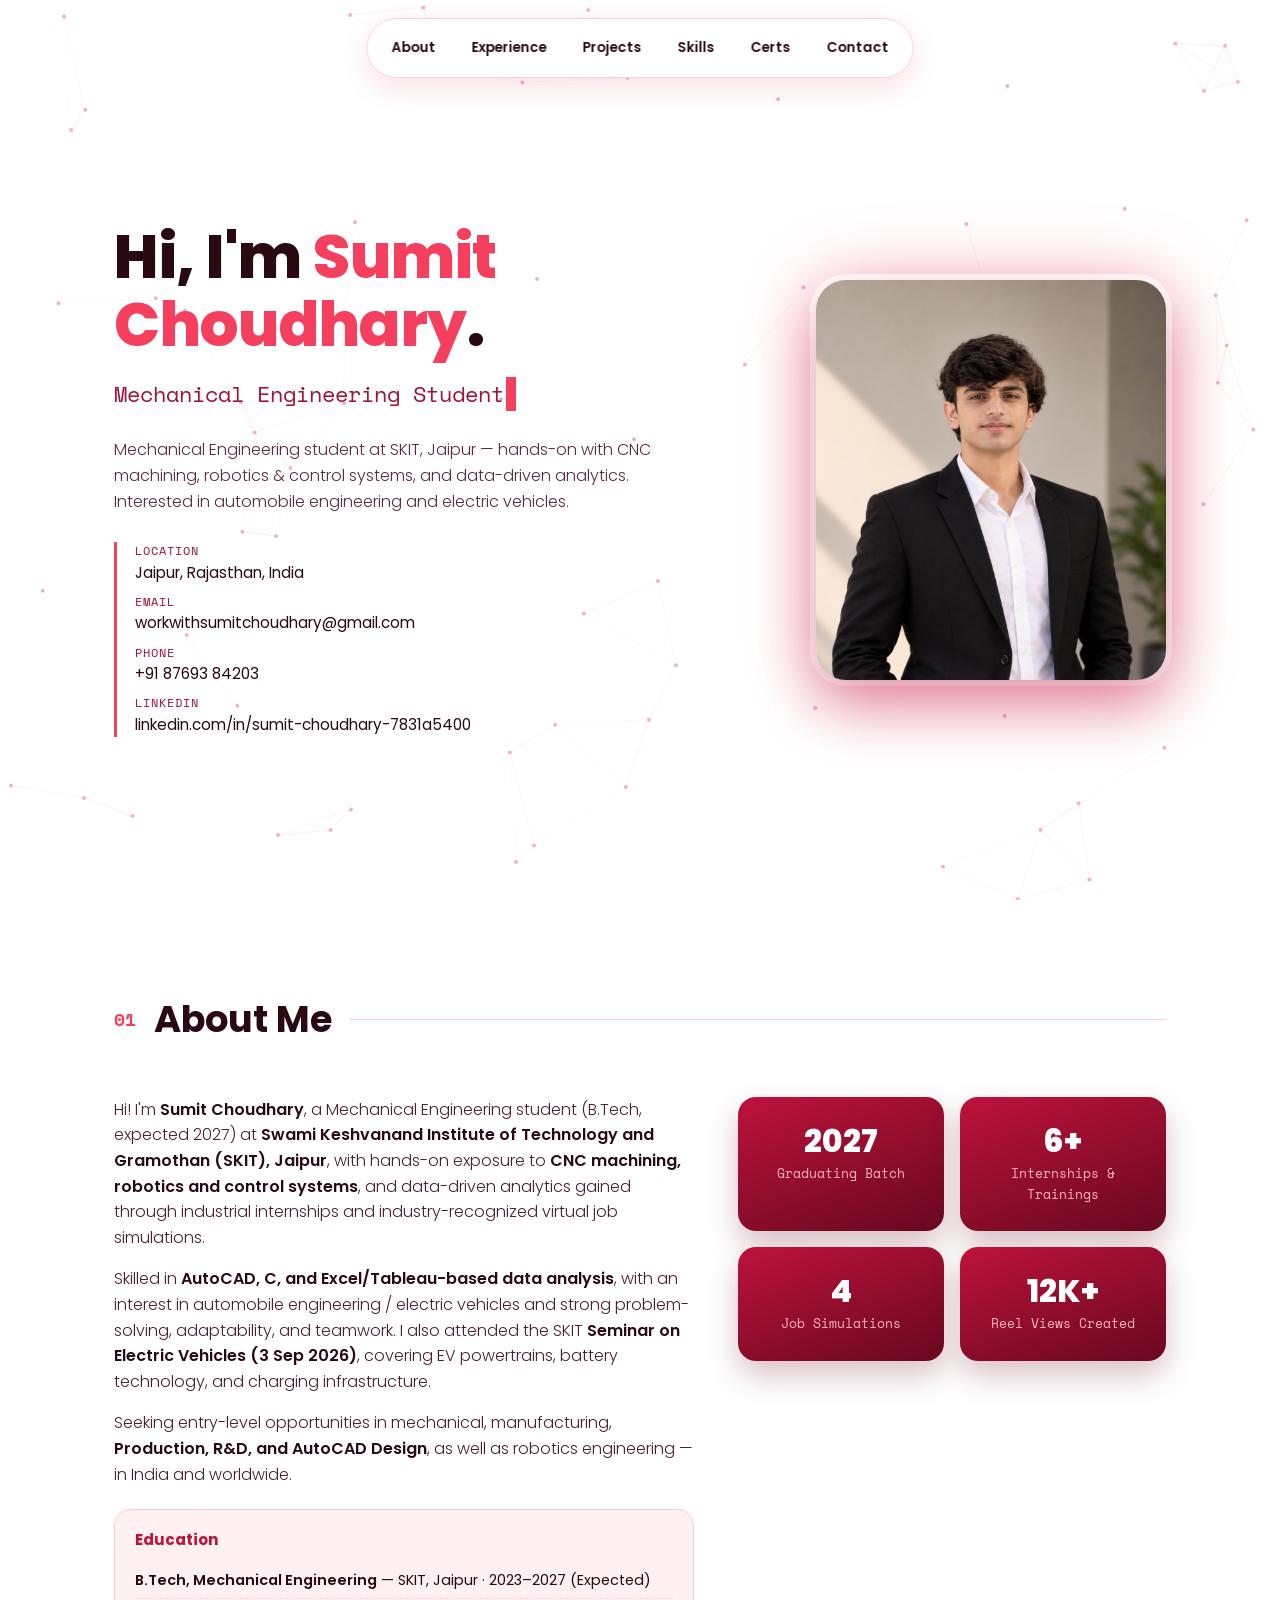
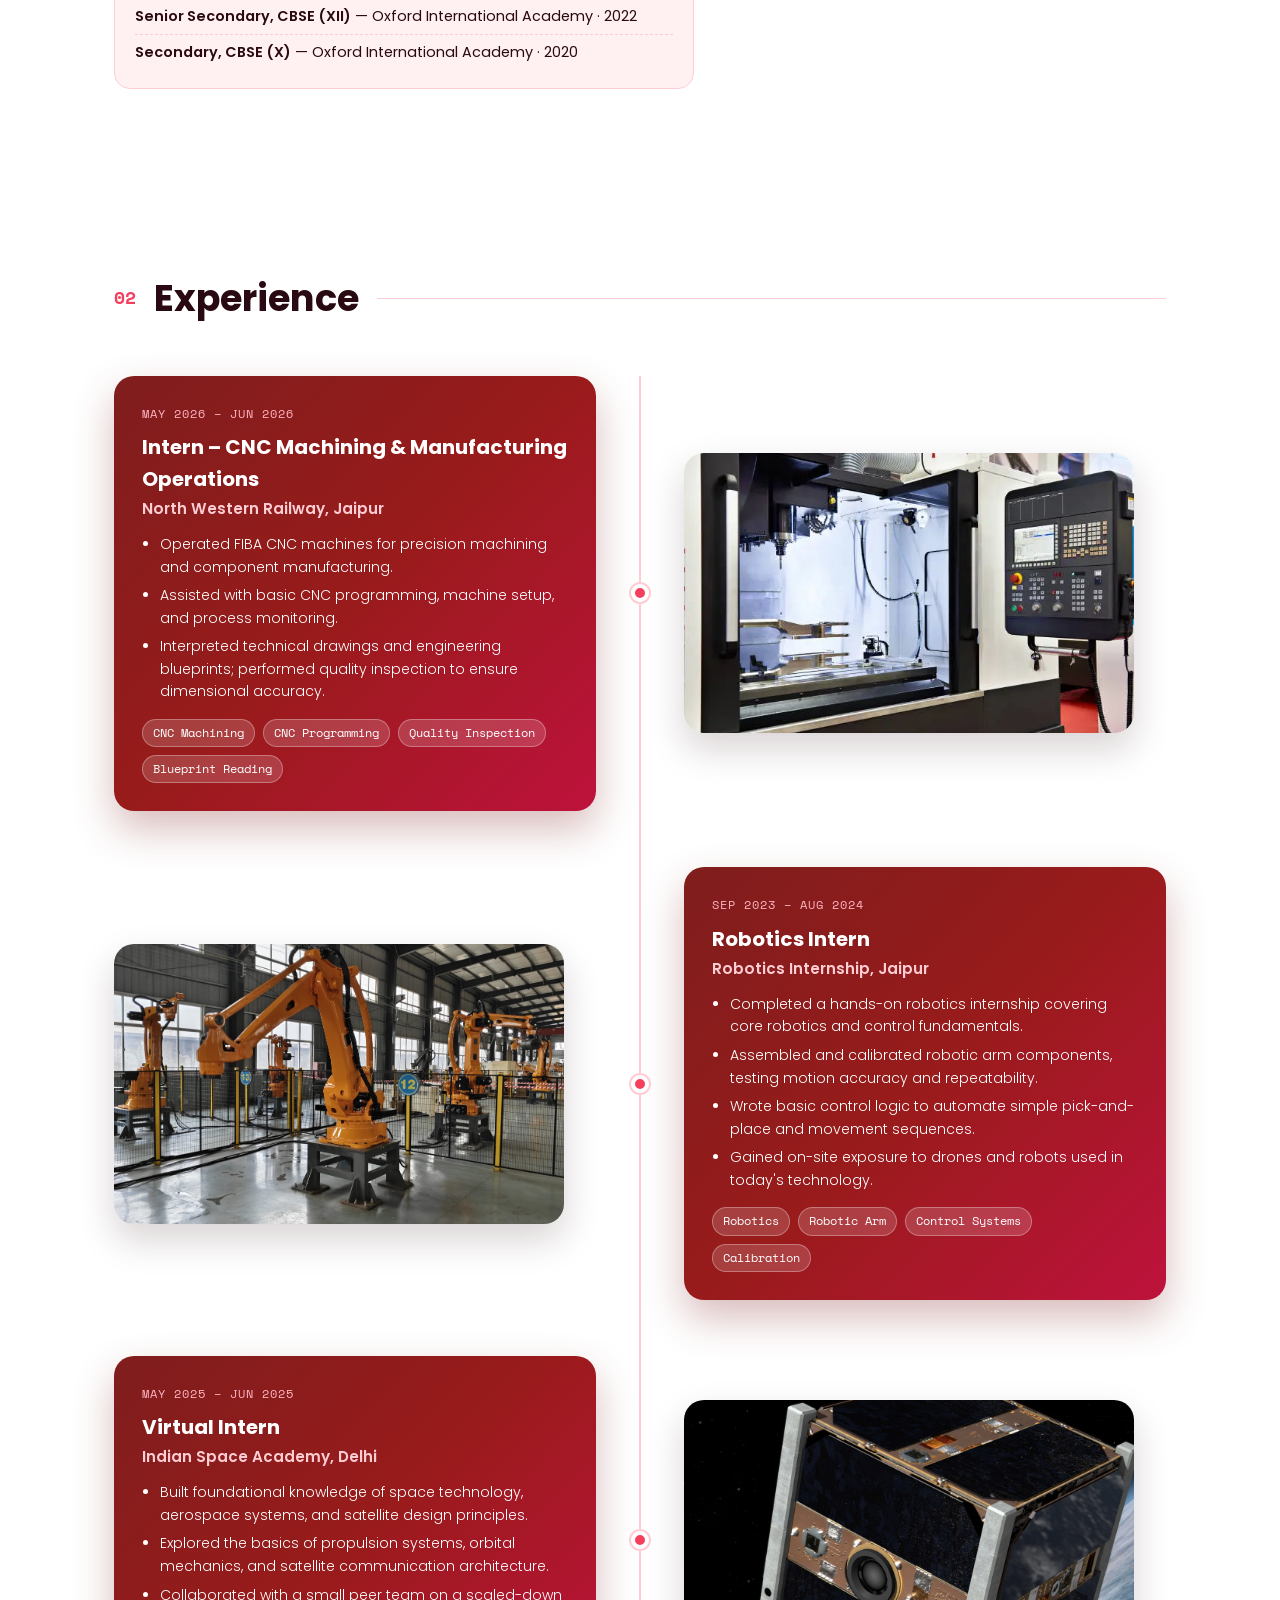
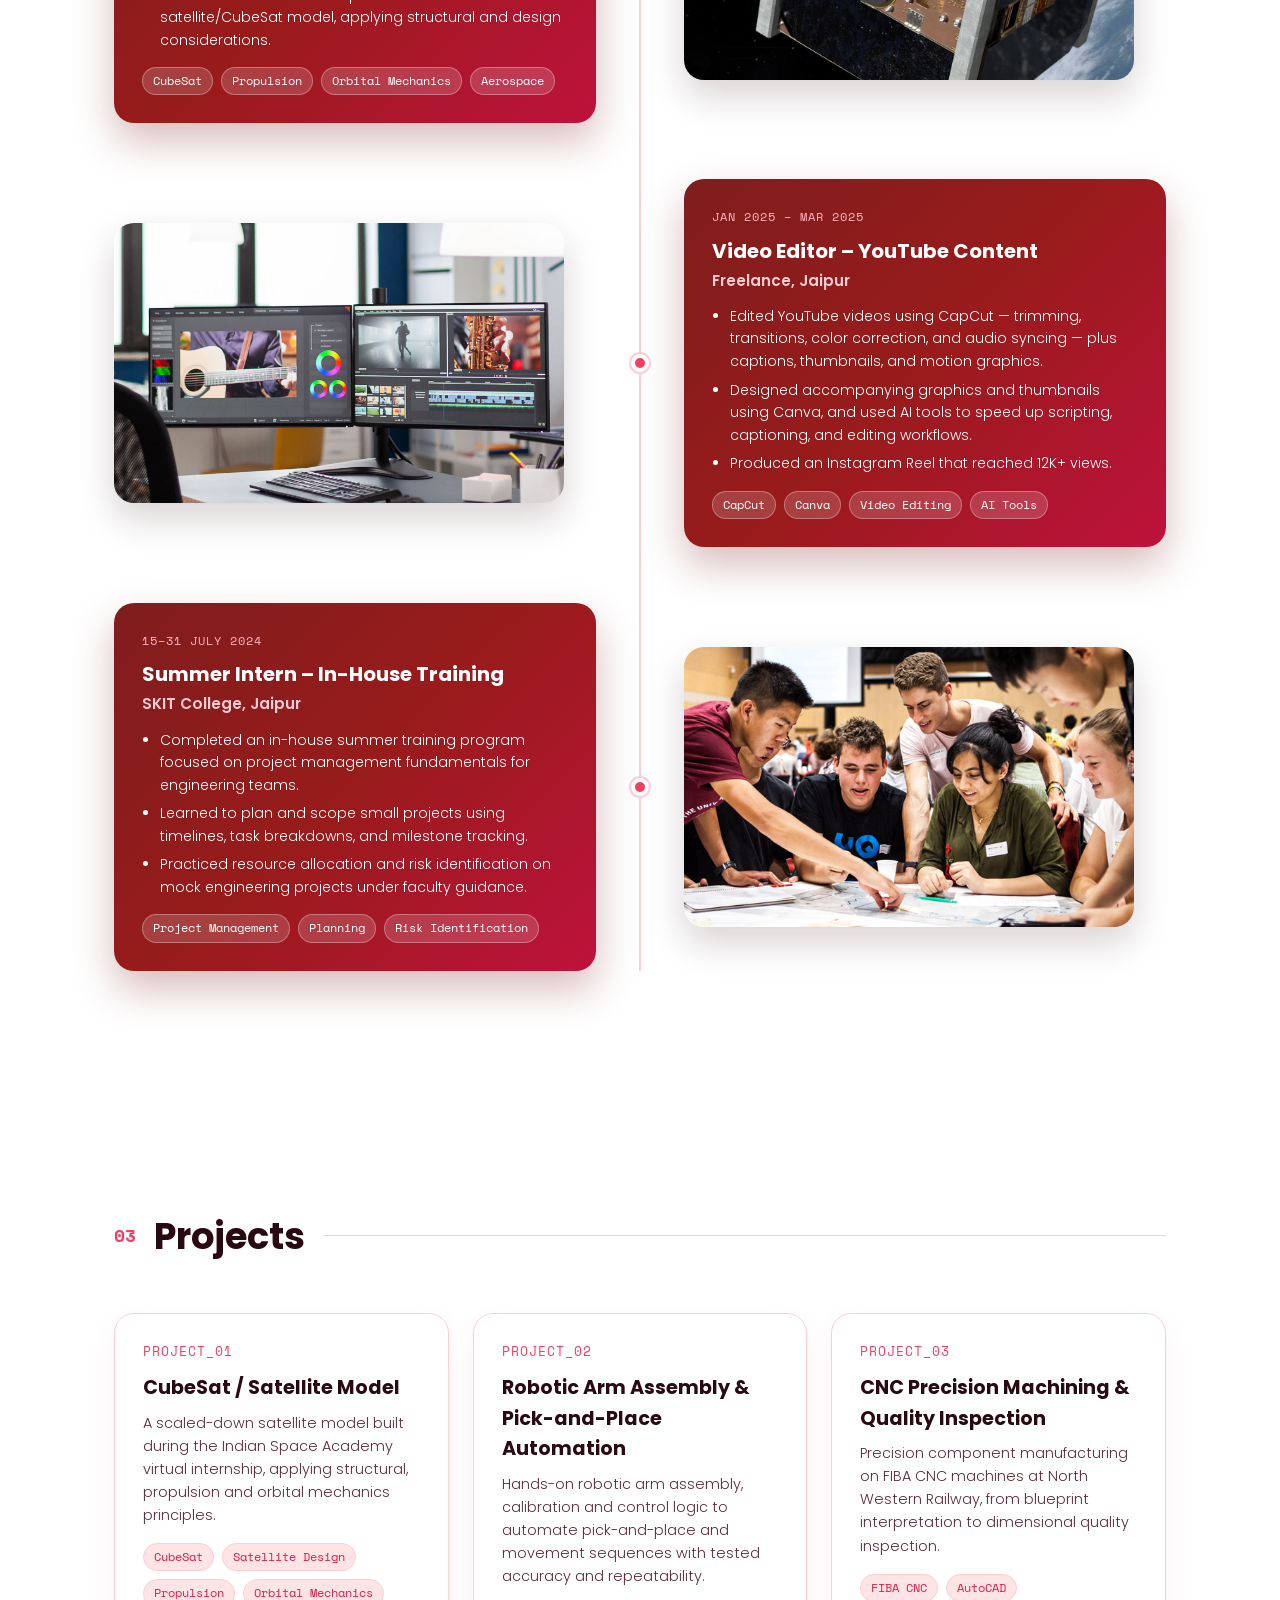
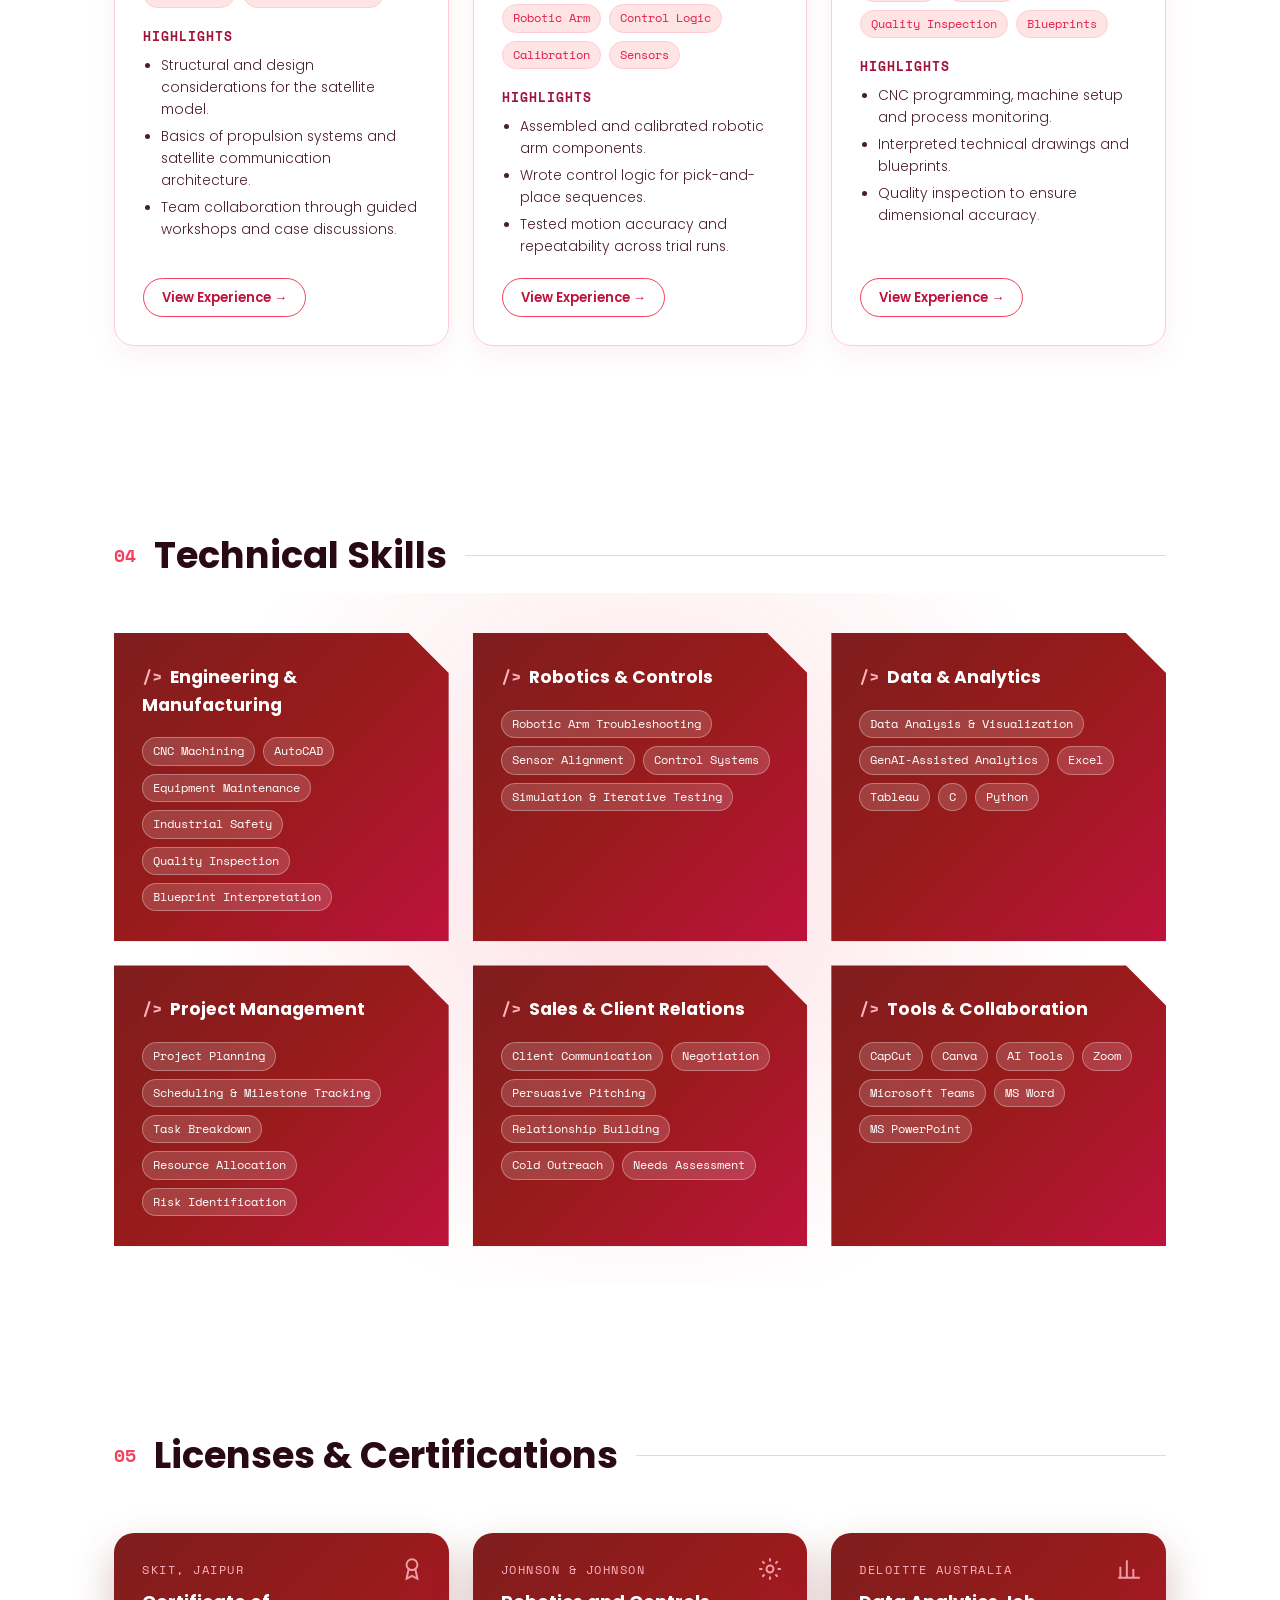
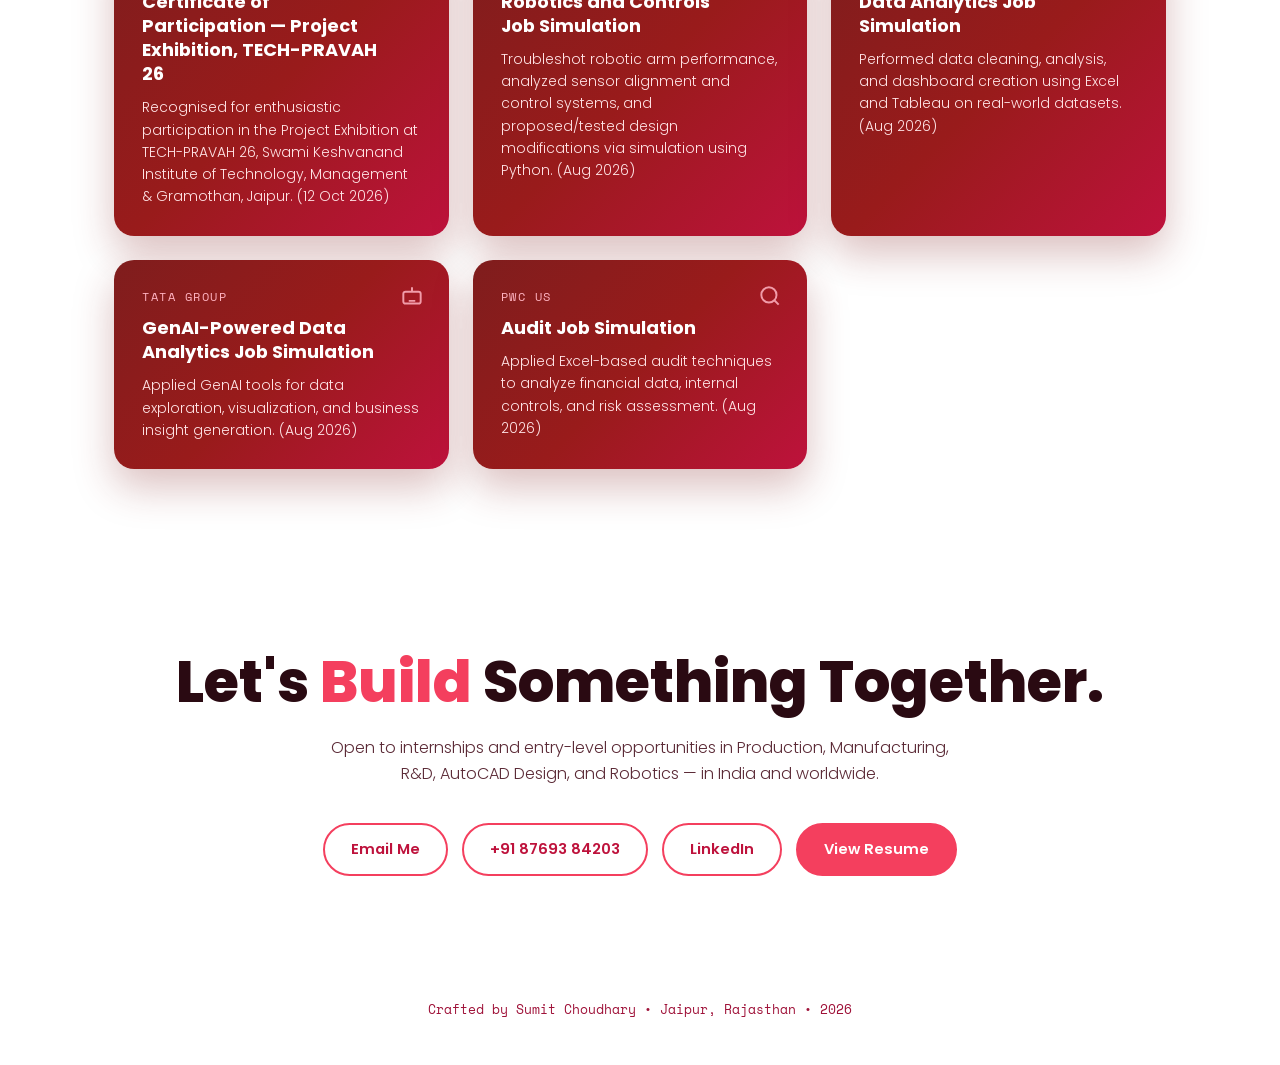
<file: index.html>
<!doctype html>
<html lang="en">
<head>
<meta charset="utf-8" />
<meta name="viewport" content="width=device-width, initial-scale=1, viewport-fit=cover" />
<meta name="color-scheme" content="light" />
<link rel="icon" href="data:," />
<title>Sumit Choudhary | Portfolio</title>
<link rel="preconnect" href="https://fonts.googleapis.com">
<link rel="preconnect" href="https://fonts.gstatic.com" crossorigin>
<link href="https://fonts.googleapis.com/css2?family=Poppins:wght@300;400;600;700;800&family=Space+Mono:wght@400;700&display=swap" rel="stylesheet">
<link rel="stylesheet" href="style.css">
</head>
<body>
<canvas id="particles" aria-hidden="true"></canvas>

<nav aria-label="Main">
  <a href="#about">About</a><a href="#experience">Experience</a><a href="#projects">Projects</a><a href="#skills">Skills</a><a href="#certs">Certs</a><a href="#contact">Contact</a>
</nav>

<header class="hero"><div class="wrap hero-flex">
  <div class="hero-text">
    <h1>Hi, I'm <span class="name">Sumit Choudhary</span>.</h1>
    <div class="typewriter"><span id="typed"></span><span class="cursor">|</span></div>
    <p class="hero-desc">Mechanical Engineering student at SKIT, Jaipur — hands-on with CNC machining, robotics &amp; control systems, and data-driven analytics. Interested in automobile engineering and electric vehicles.</p>
    <div class="contact-list">
      <div><span class="lbl">Location</span>Jaipur, Rajasthan, India</div>
      <div><span class="lbl">Email</span><a href="mailto:workwithsumitchoudhary@gmail.com">workwithsumitchoudhary@gmail.com</a></div>
      <div><span class="lbl">Phone</span><a href="tel:+918769384203">+91 87693 84203</a></div>
      <div><span class="lbl">LinkedIn</span><a href="https://www.linkedin.com/in/sumit-choudhary-7831a5400" target="_blank" rel="noopener">linkedin.com/in/sumit-choudhary-7831a5400</a></div>
    </div>
  </div>
  <div class="hero-img"><img src="sumit-photo.png" alt="Sumit Choudhary" /></div>
</div></header>

<section id="about"><div class="wrap">
  <div class="sec-head reveal"><span class="num">01</span><h2>About Me</h2></div>
  <div class="about-grid">
    <div class="about-text reveal">
      <p>Hi! I'm <strong>Sumit Choudhary</strong>, a Mechanical Engineering student (B.Tech, expected 2027) at <strong>Swami Keshvanand Institute of Technology and Gramothan (SKIT), Jaipur</strong>, with hands-on exposure to <strong>CNC machining, robotics and control systems</strong>, and data-driven analytics gained through industrial internships and industry-recognized virtual job simulations.</p>
      <p>Skilled in <strong>AutoCAD, C, and Excel/Tableau-based data analysis</strong>, with an interest in automobile engineering / electric vehicles and strong problem-solving, adaptability, and teamwork. I also attended the SKIT <strong>Seminar on Electric Vehicles (3 Sep 2026)</strong>, covering EV powertrains, battery technology, and charging infrastructure.</p>
      <p>Seeking entry-level opportunities in mechanical, manufacturing, <strong>Production, R&amp;D, and AutoCAD Design</strong>, as well as robotics engineering — in India and worldwide.</p>
      <div class="edu"><h3>Education</h3><ul>
        <li><strong>B.Tech, Mechanical Engineering</strong> — SKIT, Jaipur · 2023–2027 (Expected)</li>
        <li><strong>Senior Secondary, CBSE (XII)</strong> — Oxford International Academy · 2022</li>
        <li><strong>Secondary, CBSE (X)</strong> — Oxford International Academy · 2020</li>
      </ul></div>
    </div>
    <div class="stats">
      <div class="stat reveal d1"><div class="n">2027</div><div class="l">Graduating Batch</div></div>
      <div class="stat reveal d2"><div class="n">6+</div><div class="l">Internships &amp; Trainings</div></div>
      <div class="stat reveal d3"><div class="n">4</div><div class="l">Job Simulations</div></div>
      <div class="stat reveal d4"><div class="n">12K+</div><div class="l">Reel Views Created</div></div>
    </div>
  </div>
</div></section>

<section id="experience"><div class="wrap">
  <div class="sec-head reveal"><span class="num">02</span><h2>Experience</h2></div>
  <div class="timeline">

    <div class="tl-row reveal"><div class="tl-dot"></div>
      <div class="card tl-card"><div class="date">MAY 2026 – JUN 2026</div><h3>Intern – CNC Machining &amp; Manufacturing Operations</h3><div class="org">North Western Railway, Jaipur</div>
      <ul><li>Operated FIBA CNC machines for precision machining and component manufacturing.</li><li>Assisted with basic CNC programming, machine setup, and process monitoring.</li><li>Interpreted technical drawings and engineering blueprints; performed quality inspection to ensure dimensional accuracy.</li></ul>
      <div class="tags"><span>CNC Machining</span><span>CNC Programming</span><span>Quality Inspection</span><span>Blueprint Reading</span></div></div>
      <div class="spacer"></div>
      <div class="imgbox tl-img"><img src="cnc.webp" alt="CNC machining centre with control panel in a workshop" loading="lazy" /></div>
    </div>

    <div class="tl-row reverse reveal"><div class="tl-dot"></div>
      <div class="card tl-card"><div class="date">SEP 2023 – AUG 2024</div><h3>Robotics Intern</h3><div class="org">Robotics Internship, Jaipur</div>
      <ul><li>Completed a hands-on robotics internship covering core robotics and control fundamentals.</li><li>Assembled and calibrated robotic arm components, testing motion accuracy and repeatability.</li><li>Wrote basic control logic to automate simple pick-and-place and movement sequences.</li><li>Gained on-site exposure to drones and robots used in today's technology.</li></ul>
      <div class="tags"><span>Robotics</span><span>Robotic Arm</span><span>Control Systems</span><span>Calibration</span></div></div>
      <div class="spacer"></div>
      <div class="imgbox tl-img"><img src="robotics.jpg" alt="Orange industrial robotic arms on a factory floor" loading="lazy" /></div>
    </div>

    <div class="tl-row reveal"><div class="tl-dot"></div>
      <div class="card tl-card"><div class="date">MAY 2025 – JUN 2025</div><h3>Virtual Intern</h3><div class="org">Indian Space Academy, Delhi</div>
      <ul><li>Built foundational knowledge of space technology, aerospace systems, and satellite design principles.</li><li>Explored the basics of propulsion systems, orbital mechanics, and satellite communication architecture.</li><li>Collaborated with a small peer team on a scaled-down satellite/CubeSat model, applying structural and design considerations.</li></ul>
      <div class="tags"><span>CubeSat</span><span>Propulsion</span><span>Orbital Mechanics</span><span>Aerospace</span></div></div>
      <div class="spacer"></div>
      <div class="imgbox tl-img"><img src="satellite.jpg" alt="Satellite with solar panels in orbit above Earth" loading="lazy" /></div>
    </div>

    <div class="tl-row reverse reveal"><div class="tl-dot"></div>
      <div class="card tl-card"><div class="date">JAN 2025 – MAR 2025</div><h3>Video Editor – YouTube Content</h3><div class="org">Freelance, Jaipur</div>
      <ul><li>Edited YouTube videos using CapCut — trimming, transitions, color correction, and audio syncing — plus captions, thumbnails, and motion graphics.</li><li>Designed accompanying graphics and thumbnails using Canva, and used AI tools to speed up scripting, captioning, and editing workflows.</li><li>Produced an Instagram Reel that reached 12K+ views.</li></ul>
      <div class="tags"><span>CapCut</span><span>Canva</span><span>Video Editing</span><span>AI Tools</span></div></div>
      <div class="spacer"></div>
      <div class="imgbox tl-img"><img src="editing.jpg" alt="Video editing workstation with monitors" loading="lazy" /></div>
    </div>

    <div class="tl-row reveal"><div class="tl-dot"></div>
      <div class="card tl-card"><div class="date">15–31 JULY 2024</div><h3>Summer Intern – In-House Training</h3><div class="org">SKIT College, Jaipur</div>
      <ul><li>Completed an in-house summer training program focused on project management fundamentals for engineering teams.</li><li>Learned to plan and scope small projects using timelines, task breakdowns, and milestone tracking.</li><li>Practiced resource allocation and risk identification on mock engineering projects under faculty guidance.</li></ul>
      <div class="tags"><span>Project Management</span><span>Planning</span><span>Risk Identification</span></div></div>
      <div class="spacer"></div>
      <div class="imgbox tl-img"><img src="training.jpg" alt="Engineering students collaborating during a training session" loading="lazy" /></div>
    </div>

  </div>
</div></section>

<section id="projects"><div class="wrap">
  <div class="sec-head reveal"><span class="num">03</span><h2>Projects</h2></div>
  <div class="proj-grid">
    <article class="proj reveal d1"><div class="meta">PROJECT_01</div><h3>CubeSat / Satellite Model</h3>
      <p>A scaled-down satellite model built during the Indian Space Academy virtual internship, applying structural, propulsion and orbital mechanics principles.</p>
      <div class="tags"><span>CubeSat</span><span>Satellite Design</span><span>Propulsion</span><span>Orbital Mechanics</span></div>
      <h4>Highlights</h4><ul><li>Structural and design considerations for the satellite model.</li><li>Basics of propulsion systems and satellite communication architecture.</li><li>Team collaboration through guided workshops and case discussions.</li></ul>
      <div class="btn-sm"><a href="#experience">View Experience →</a></div></article>
    <article class="proj reveal d2"><div class="meta">PROJECT_02</div><h3>Robotic Arm Assembly &amp; Pick-and-Place Automation</h3>
      <p>Hands-on robotic arm assembly, calibration and control logic to automate pick-and-place and movement sequences with tested accuracy and repeatability.</p>
      <div class="tags"><span>Robotic Arm</span><span>Control Logic</span><span>Calibration</span><span>Sensors</span></div>
      <h4>Highlights</h4><ul><li>Assembled and calibrated robotic arm components.</li><li>Wrote control logic for pick-and-place sequences.</li><li>Tested motion accuracy and repeatability across trial runs.</li></ul>
      <div class="btn-sm"><a href="#experience">View Experience →</a></div></article>
    <article class="proj reveal d3"><div class="meta">PROJECT_03</div><h3>CNC Precision Machining &amp; Quality Inspection</h3>
      <p>Precision component manufacturing on FIBA CNC machines at North Western Railway, from blueprint interpretation to dimensional quality inspection.</p>
      <div class="tags"><span>FIBA CNC</span><span>AutoCAD</span><span>Quality Inspection</span><span>Blueprints</span></div>
      <h4>Highlights</h4><ul><li>CNC programming, machine setup and process monitoring.</li><li>Interpreted technical drawings and blueprints.</li><li>Quality inspection to ensure dimensional accuracy.</li></ul>
      <div class="btn-sm"><a href="#experience">View Experience →</a></div></article>
  </div>
</div></section>

<section id="skills"><div class="wrap">
  <div class="sec-head reveal"><span class="num">04</span><h2>Technical Skills</h2></div>
  <div class="skills-wrap"><div class="skills-grid">
    <div class="skill reveal d1"><h3><span class="mono">/&gt;</span>Engineering &amp; Manufacturing</h3><div class="tags"><span>CNC Machining</span><span>AutoCAD</span><span>Equipment Maintenance</span><span>Industrial Safety</span><span>Quality Inspection</span><span>Blueprint Interpretation</span></div></div>
    <div class="skill reveal d2"><h3><span class="mono">/&gt;</span>Robotics &amp; Controls</h3><div class="tags"><span>Robotic Arm Troubleshooting</span><span>Sensor Alignment</span><span>Control Systems</span><span>Simulation &amp; Iterative Testing</span></div></div>
    <div class="skill reveal d3"><h3><span class="mono">/&gt;</span>Data &amp; Analytics</h3><div class="tags"><span>Data Analysis &amp; Visualization</span><span>GenAI-Assisted Analytics</span><span>Excel</span><span>Tableau</span><span>C</span><span>Python</span></div></div>
    <div class="skill reveal d1"><h3><span class="mono">/&gt;</span>Project Management</h3><div class="tags"><span>Project Planning</span><span>Scheduling &amp; Milestone Tracking</span><span>Task Breakdown</span><span>Resource Allocation</span><span>Risk Identification</span></div></div>
    <div class="skill reveal d2"><h3><span class="mono">/&gt;</span>Sales &amp; Client Relations</h3><div class="tags"><span>Client Communication</span><span>Negotiation</span><span>Persuasive Pitching</span><span>Relationship Building</span><span>Cold Outreach</span><span>Needs Assessment</span></div></div>
    <div class="skill reveal d3"><h3><span class="mono">/&gt;</span>Tools &amp; Collaboration</h3><div class="tags"><span>CapCut</span><span>Canva</span><span>AI Tools</span><span>Zoom</span><span>Microsoft Teams</span><span>MS Word</span><span>MS PowerPoint</span></div></div>
  </div></div>
</div></section>

<section id="certs"><div class="wrap">
  <div class="sec-head reveal"><span class="num">05</span><h2>Licenses &amp; Certifications</h2></div>
  <div class="cert-grid">
    <div class="cert reveal d1"><div class="icon" aria-hidden="true"><svg width="26" height="26" viewBox="0 0 24 24" fill="none" stroke="#ffb3c1" stroke-width="1.8"><circle cx="12" cy="8" r="5"/><path d="M8.8 12.5L7 21l5-2.6L17 21l-1.8-8.5"/></svg></div><div class="issuer">SKIT, Jaipur</div><h3>Certificate of Participation — Project Exhibition, TECH-PRAVAH 26</h3><p>Recognised for enthusiastic participation in the Project Exhibition at TECH-PRAVAH 26, Swami Keshvanand Institute of Technology, Management &amp; Gramothan, Jaipur. (12 Oct 2026)</p></div>
    <div class="cert reveal d1"><div class="icon" aria-hidden="true"><svg width="26" height="26" viewBox="0 0 24 24" fill="none" stroke="#ffb3c1" stroke-width="1.8"><circle cx="12" cy="12" r="3.2"/><path d="M12 2v3M12 19v3M2 12h3M19 12h3M4.9 4.9l2.1 2.1M17 17l2.1 2.1M19.1 4.9L17 7M7 17l-2.1 2.1"/></svg></div><div class="issuer">Johnson &amp; Johnson</div><h3>Robotics and Controls Job Simulation</h3><p>Troubleshot robotic arm performance, analyzed sensor alignment and control systems, and proposed/tested design modifications via simulation using Python. (Aug 2026)</p></div>
    <div class="cert reveal d2"><div class="icon" aria-hidden="true"><svg width="26" height="26" viewBox="0 0 24 24" fill="none" stroke="#ffb3c1" stroke-width="1.8"><path d="M4 20V10M10 20V4M16 20v-8M22 20H2"/></svg></div><div class="issuer">Deloitte Australia</div><h3>Data Analytics Job Simulation</h3><p>Performed data cleaning, analysis, and dashboard creation using Excel and Tableau on real-world datasets. (Aug 2026)</p></div>
    <div class="cert reveal d3"><div class="icon" aria-hidden="true"><svg width="26" height="26" viewBox="0 0 24 24" fill="none" stroke="#ffb3c1" stroke-width="1.8"><rect x="4" y="8" width="16" height="11" rx="2"/><path d="M12 8V4M8 13h.01M16 13h.01M9 16.5h6"/></svg></div><div class="issuer">Tata Group</div><h3>GenAI-Powered Data Analytics Job Simulation</h3><p>Applied GenAI tools for data exploration, visualization, and business insight generation. (Aug 2026)</p></div>
    <div class="cert reveal d4"><div class="icon" aria-hidden="true"><svg width="26" height="26" viewBox="0 0 24 24" fill="none" stroke="#ffb3c1" stroke-width="1.8"><circle cx="11" cy="11" r="7"/><path d="M20 20l-3.8-3.8"/></svg></div><div class="issuer">PwC US</div><h3>Audit Job Simulation</h3><p>Applied Excel-based audit techniques to analyze financial data, internal controls, and risk assessment. (Aug 2026)</p></div>
  </div>
</div></section>

<section id="contact" class="contact"><div class="wrap">
  <div class="reveal">
    <h2>Let's <span class="red">Build</span> Something Together.</h2>
    <p class="sub">Open to internships and entry-level opportunities in Production, Manufacturing, R&amp;D, AutoCAD Design, and Robotics — in India and worldwide.</p>
    <div class="btn-row">
      <a href="mailto:workwithsumitchoudhary@gmail.com">Email Me</a>
      <a href="tel:+918769384203">+91 87693 84203</a>
      <a href="https://www.linkedin.com/in/sumit-choudhary-7831a5400" target="_blank" rel="noopener">LinkedIn</a>
      <a class="solid" href="Sumit_Choudhary_Resume.pdf" target="_blank" rel="noopener">View Resume</a>
    </div>
  </div>
</div></section>

<footer>Crafted by Sumit Choudhary • Jaipur, Rajasthan • 2026</footer>

<script src="script.js"></script>
</body>
</html>
</file>
<file: style.css>
:root{
  --bg-main:#ffffff; --bg-card:#fff1f2; --text-primary:#2a0a12; --text-secondary:#9f1239;
  --accent-red:#f43f5e; --accent-dark-red:#be123c; --accent-purple:#e11d48; --border-color:#fecdd3;
}
*{box-sizing:border-box;margin:0;padding:0}
html{scroll-behavior:smooth}
body{font-family:'Poppins',sans-serif;background:var(--bg-main);color:var(--text-primary);overflow-x:hidden;line-height:1.6}
#particles{position:fixed;inset:0;z-index:-1;opacity:.3;pointer-events:none}
a{color:inherit}
.wrap{max-width:1100px;margin:0 auto;padding:0 24px}
/* NAV */
nav{position:fixed;top:18px;left:50%;transform:translateX(-50%);z-index:100;background:rgba(255,255,255,.82);backdrop-filter:blur(14px);-webkit-backdrop-filter:blur(14px);border:1px solid var(--border-color);border-radius:999px;padding:10px 8px;display:flex;gap:4px;box-shadow:0 10px 30px rgba(190,18,60,.12);max-width:calc(100vw - 24px);overflow-x:auto;scrollbar-width:none}
nav::-webkit-scrollbar{display:none}
nav a{text-decoration:none;font-size:.85rem;font-weight:600;padding:8px 16px;border-radius:999px;white-space:nowrap;transition:.25s}
nav a:hover{background:var(--accent-red);color:#fff}
/* HERO */
.hero{min-height:100vh;display:flex;align-items:center;padding:130px 0 70px}
.hero-flex{display:flex;align-items:center;gap:56px;flex-wrap:wrap}
.hero-text{flex:1 1 480px;min-width:280px}
.hero-text h1{font-size:clamp(2.4rem,5.5vw,3.8rem);font-weight:800;line-height:1.12;letter-spacing:-.5px}
.hero-text h1 .name{color:var(--accent-red)}
.typewriter{font-family:'Space Mono',monospace;font-size:clamp(1rem,2.4vw,1.35rem);color:var(--text-secondary);margin:18px 0 26px;min-height:1.6em}
.cursor{display:inline-block;width:10px;background:var(--accent-red);color:transparent;animation:blink 1s steps(1) infinite;margin-left:2px}
@keyframes blink{50%{opacity:0}}
.hero-desc{color:#5b2a36;max-width:560px;font-weight:300}
.contact-list{margin-top:28px;border-left:3px solid var(--accent-red);padding-left:18px;display:grid;gap:8px;font-size:.95rem}
.contact-list a{text-decoration:none}
.contact-list a:hover{color:var(--accent-dark-red);text-decoration:underline}
.contact-list .lbl{font-family:'Space Mono',monospace;font-size:.72rem;text-transform:uppercase;letter-spacing:1px;color:var(--text-secondary);display:block}
.hero-img{flex:0 0 auto;margin:0 auto}
.hero-img img{width:350px;height:400px;max-width:82vw;object-fit:cover;object-position:top center;border-radius:30px;box-shadow:0 25px 60px rgba(190,18,60,.45),0 0 0 6px #fff,0 0 70px rgba(244,63,94,.35);display:block;transition:transform .35s ease,box-shadow .35s ease}
.hero-img img:hover{transform:translateY(-8px);box-shadow:0 34px 70px rgba(190,18,60,.5),0 0 0 6px #fff,0 0 80px rgba(244,63,94,.45)}
/* SECTIONS */
section{padding:90px 0}
.sec-head{display:flex;align-items:center;gap:18px;margin-bottom:48px}
.sec-head .num{font-family:'Space Mono',monospace;color:var(--accent-red);font-weight:700;font-size:1.15rem}
.sec-head h2{font-size:clamp(1.7rem,3.5vw,2.3rem);font-weight:700;white-space:nowrap}
.sec-head::after{content:"";flex:1;height:1px;background:var(--border-color)}
/* reveal */
.reveal{opacity:0;transform:translateY(28px);transition:opacity .7s ease,transform .7s ease}
.reveal.visible{opacity:1;transform:none}
.d1{transition-delay:.1s}.d2{transition-delay:.2s}.d3{transition-delay:.3s}.d4{transition-delay:.4s}
/* ABOUT */
.about-grid{display:grid;grid-template-columns:1.15fr .85fr;gap:44px;align-items:start}
.about-text p{margin-bottom:16px;color:#4a1f2a;font-weight:300}
.about-text strong{color:var(--text-primary);font-weight:600}
.about-text .edu{margin-top:22px;background:var(--bg-card);border:1px solid var(--border-color);border-radius:16px;padding:18px 20px}
.about-text .edu h3{font-size:.95rem;margin-bottom:10px;color:var(--accent-dark-red)}
.about-text .edu li{list-style:none;font-size:.9rem;padding:6px 0;border-bottom:1px dashed var(--border-color)}
.about-text .edu li:last-child{border-bottom:none}
.stats{display:grid;grid-template-columns:1fr 1fr;gap:16px}
.stat{background:linear-gradient(160deg,#be123c,#68081f);color:#fff;border-radius:18px;padding:26px 20px;text-align:center;box-shadow:0 14px 30px rgba(104,8,31,.25)}
.stat .n{font-size:2rem;font-weight:800;line-height:1.1}
.stat .l{color:#ffb3c1;font-size:.8rem;margin-top:6px;font-family:'Space Mono',monospace}
/* EXPERIENCE TIMELINE */
.timeline{position:relative}
.timeline::before{content:"";position:absolute;left:50%;top:0;bottom:0;width:2px;background:var(--border-color);transform:translateX(-50%)}
.tl-row{display:flex;align-items:center;gap:0;margin-bottom:56px;position:relative}
.tl-row .card,.tl-row .imgbox{width:calc(50% - 44px)}
.tl-dot{position:absolute;left:50%;transform:translateX(-50%);width:18px;height:18px;border-radius:50%;background:var(--accent-red);border:4px solid #fff;box-shadow:0 0 0 2px var(--border-color);z-index:2}
.tl-card{background:linear-gradient(135deg,#7f1d1d,#991b1b,#be123c);color:#fff;border-radius:20px;padding:28px;box-shadow:0 18px 40px rgba(127,29,29,.3)}
.tl-card .date{font-family:'Space Mono',monospace;font-size:.75rem;letter-spacing:1px;color:#ffb3c1}
.tl-card h3{font-size:1.25rem;margin:8px 0 2px}
.tl-card .org{color:#fecdd3;font-weight:600;font-size:.95rem;margin-bottom:12px}
.tl-card ul{padding-left:18px;font-size:.88rem;font-weight:300;display:grid;gap:6px}
.tags{display:flex;flex-wrap:wrap;gap:8px;margin-top:16px}
.tags span{font-size:.72rem;font-family:'Space Mono',monospace;background:rgba(255,255,255,.16);border:1px solid rgba(255,255,255,.3);padding:4px 10px;border-radius:999px}
.tl-img img{width:450px;max-width:100%;height:280px;object-fit:cover;border-radius:20px;display:block;box-shadow:0 16px 36px rgba(42,10,18,.18)}
.tl-row .spacer{flex:1}
.tl-row.reverse{flex-direction:row-reverse}
/* PROJECTS */
.proj-grid{display:grid;grid-template-columns:repeat(auto-fit,minmax(300px,1fr));gap:24px}
.proj{background:#fff;border:1px solid var(--border-color);border-radius:20px;padding:28px;box-shadow:0 10px 28px rgba(190,18,60,.06);display:flex;flex-direction:column}
.proj .meta{font-family:'Space Mono',monospace;color:var(--accent-red);font-size:.8rem;letter-spacing:1px}
.proj h3{font-size:1.2rem;margin:10px 0 8px}
.proj p{font-size:.9rem;color:#5b2a36;font-weight:300}
.proj .tags span{background:#ffe4e6;color:var(--accent-purple);border:1px solid var(--border-color)}
.proj h4{font-size:.82rem;margin:18px 0 8px;font-family:'Space Mono',monospace;text-transform:uppercase;letter-spacing:1px;color:var(--text-secondary)}
.proj ul{padding-left:18px;font-size:.86rem;color:#4a1f2a;display:grid;gap:5px;font-weight:300}
.btn-sm{margin-top:auto;padding-top:20px}
.btn-sm a{display:inline-block;text-decoration:none;font-size:.82rem;font-weight:600;border:1.5px solid var(--accent-red);color:var(--accent-dark-red);padding:8px 18px;border-radius:999px;transition:.25s}
.btn-sm a:hover{background:var(--accent-red);color:#fff}
/* SKILLS */
.skills-wrap{position:relative}
.skills-wrap::before{content:"";position:absolute;inset:-40px;background:radial-gradient(circle at 50% 40%,rgba(244,63,94,.16),transparent 65%);z-index:-1}
.skills-grid{display:grid;grid-template-columns:repeat(auto-fit,minmax(300px,1fr));gap:24px}
.skill{background:linear-gradient(135deg,#7f1d1d,#991b1b,#be123c);color:#fff;padding:30px 28px;clip-path:polygon(0 0,calc(100% - 40px) 0,100% 40px,100% 100%,0 100%);box-shadow:0 18px 40px rgba(127,29,29,.3)}
.skill h3{font-size:1.08rem;margin-bottom:18px}
.skill h3 .mono{font-family:'Space Mono',monospace;color:#ffb3c1;margin-right:8px}
.skill .tags span{transition:.25s;cursor:default}
.skill .tags span:hover{background:#fff;color:var(--accent-dark-red)}
/* CERTS */
.cert-grid{display:grid;grid-template-columns:repeat(auto-fit,minmax(280px,1fr));gap:24px}
.cert{background:linear-gradient(135deg,#7f1d1d,#991b1b,#be123c);color:#fff;border-radius:20px;padding:28px;position:relative;box-shadow:0 18px 40px rgba(127,29,29,.28)}
.cert .icon{position:absolute;top:22px;right:24px;font-size:1.5rem;opacity:.85}
.cert .issuer{font-family:'Space Mono',monospace;text-transform:uppercase;letter-spacing:1.5px;font-size:.72rem;color:#ffb3c1}
.cert h3{font-size:1.12rem;margin:10px 40px 10px 0;line-height:1.35}
.cert p{font-size:.87rem;font-weight:300;color:#ffe4e6}
/* CONTACT */
.contact{text-align:center}
.contact h2{font-size:clamp(2.2rem,6vw,3.6rem);font-weight:800;line-height:1.15}
.contact h2 .red{color:var(--accent-red)}
.contact .sub{max-width:640px;margin:20px auto 36px;color:#5b2a36;font-weight:300}
.btn-row{display:flex;flex-wrap:wrap;gap:14px;justify-content:center}
.btn-row a{text-decoration:none;font-weight:600;font-size:.92rem;padding:13px 26px;border-radius:999px;border:2px solid var(--accent-red);color:var(--accent-dark-red);background:transparent;transition:.25s}
.btn-row a:hover{background:var(--accent-red);color:#fff}
.btn-row a.solid{background:var(--accent-red);color:#fff}
.btn-row a.solid:hover{background:var(--accent-dark-red);border-color:var(--accent-dark-red)}
footer{text-align:center;padding:34px 20px 44px;font-family:'Space Mono',monospace;font-size:.8rem;color:var(--text-secondary)}
@media(max-width:820px){
  .about-grid{grid-template-columns:1fr}
  .timeline::before{left:9px}
  .tl-row,.tl-row.reverse{flex-direction:column;align-items:stretch;padding-left:34px}
  .tl-row .card,.tl-row .imgbox{width:100%}
  .tl-dot{left:9px}
  .tl-img img{width:100%;height:220px}
  .tl-row .spacer{display:none}
  .tl-img{margin-top:16px}
  section{padding:64px 0}
  nav{flex-wrap:wrap;justify-content:center;border-radius:26px;padding:6px;row-gap:2px}
  nav a{padding:6px 10px;font-size:.78rem}
}
@media(prefers-reduced-motion:reduce){.reveal{transition:none;opacity:1;transform:none}.cursor{animation:none}html{scroll-behavior:auto}}
</file>
